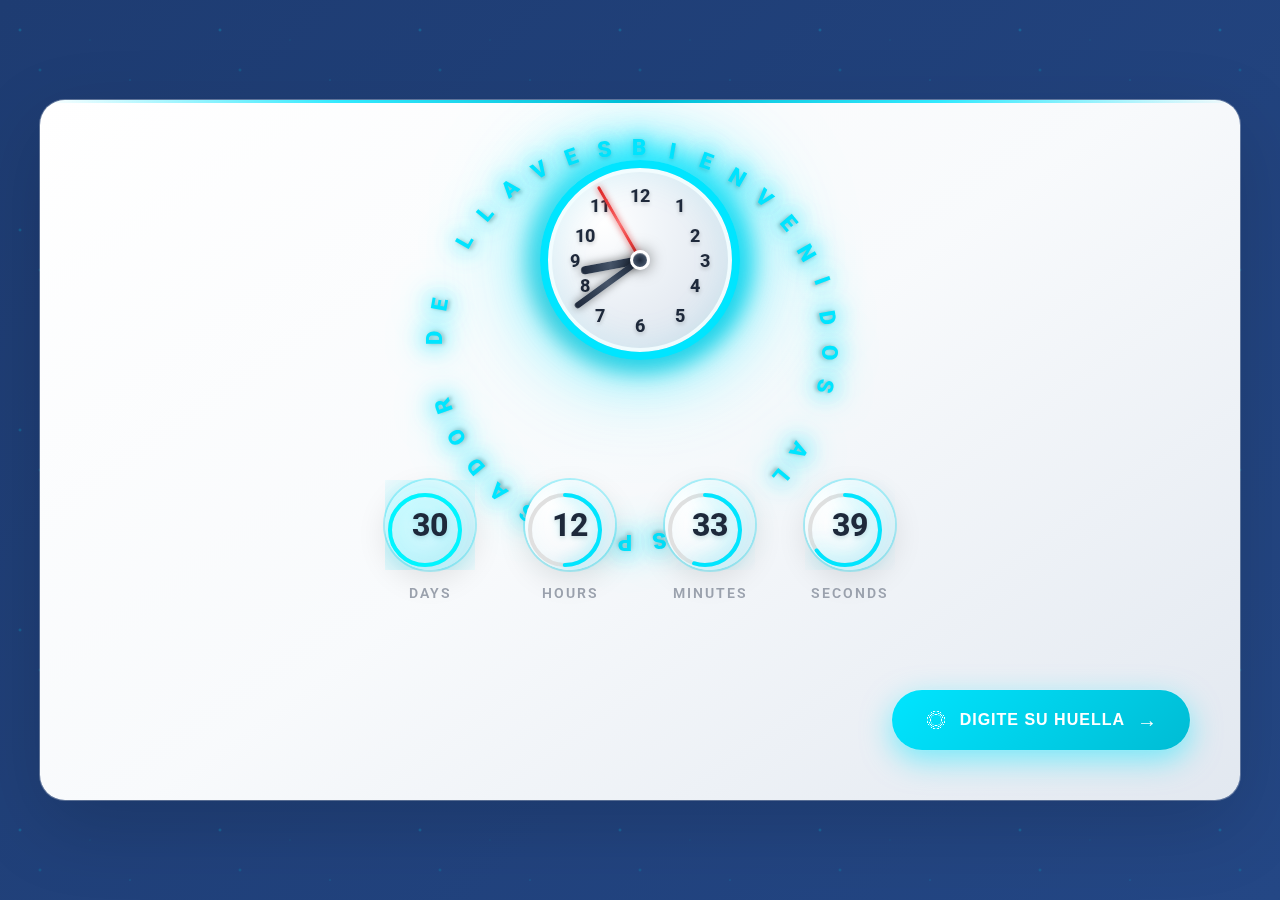
<file: aplicacion_llaves/templates/aplicacion_llaves/llaves/pantalla_tft/logueo/index.html>
<!DOCTYPE html>
<html lang="es">
<head>
    <meta charset="UTF-8">
    <meta name="viewport" content="width=device-width, initial-scale=1.0">
    <title>Dispensador de Llaves - Sistema Avanzado</title>
    <link rel="stylesheet" href="styles.css">
    <link href="https://fonts.googleapis.com/css2?family=Roboto:wght@300;400;500;700;800&display=swap" rel="stylesheet">
</head>
<body>
    <div class="background-animation">
        <div class="floating-particles"></div>
    </div>
    
    <div class="container">
        <div class="content-box">
            <!-- Título rotando en círculos alrededor del reloj -->
            <div class="rotating-title">
                <div class="title-circle">
                    <span class="title-letter" style="--i:0">B</span>
                    <span class="title-letter" style="--i:1">I</span>
                    <span class="title-letter" style="--i:2">E</span>
                    <span class="title-letter" style="--i:3">N</span>
                    <span class="title-letter" style="--i:4">V</span>
                    <span class="title-letter" style="--i:5">E</span>
                    <span class="title-letter" style="--i:6">N</span>
                    <span class="title-letter" style="--i:7">I</span>
                    <span class="title-letter" style="--i:8">D</span>
                    <span class="title-letter" style="--i:9">O</span>
                    <span class="title-letter" style="--i:10">S</span>
                    <span class="title-letter" style="--i:11"> </span>
                    <span class="title-letter" style="--i:12">A</span>
                    <span class="title-letter" style="--i:13">L</span>
                    <span class="title-letter" style="--i:14"> </span>
                    <span class="title-letter" style="--i:15">D</span>
                    <span class="title-letter" style="--i:16">I</span>
                    <span class="title-letter" style="--i:17">S</span>
                    <span class="title-letter" style="--i:18">P</span>
                    <span class="title-letter" style="--i:19">E</span>
                    <span class="title-letter" style="--i:20">N</span>
                    <span class="title-letter" style="--i:21">S</span>
                    <span class="title-letter" style="--i:22">A</span>
                    <span class="title-letter" style="--i:23">D</span>
                    <span class="title-letter" style="--i:24">O</span>
                    <span class="title-letter" style="--i:25">R</span>
                    <span class="title-letter" style="--i:26"> </span>
                    <span class="title-letter" style="--i:27">D</span>
                    <span class="title-letter" style="--i:28">E</span>
                    <span class="title-letter" style="--i:29"> </span>
                    <span class="title-letter" style="--i:30">L</span>
                    <span class="title-letter" style="--i:31">L</span>
                    <span class="title-letter" style="--i:32">A</span>
                    <span class="title-letter" style="--i:33">V</span>
                    <span class="title-letter" style="--i:34">E</span>
                    <span class="title-letter" style="--i:35">S</span>
                </div>
            </div>

            <!-- Reloj analógico mejorado -->
            <div class="clock-container">
                <div class="clock">
                    <div class="clock-glow"></div>
                    <div class="clock-face">
                        <div class="hour-markers">
                            <div class="marker" data-hour="12">12</div>
                            <div class="marker" data-hour="1">1</div>
                            <div class="marker" data-hour="2">2</div>
                            <div class="marker" data-hour="3">3</div>
                            <div class="marker" data-hour="4">4</div>
                            <div class="marker" data-hour="5">5</div>
                            <div class="marker" data-hour="6">6</div>
                            <div class="marker" data-hour="7">7</div>
                            <div class="marker" data-hour="8">8</div>
                            <div class="marker" data-hour="9">9</div>
                            <div class="marker" data-hour="10">10</div>
                            <div class="marker" data-hour="11">11</div>
                        </div>
                        <div class="clock-hands">
                            <div class="hour-hand" id="hourHand"></div>
                            <div class="minute-hand" id="minuteHand"></div>
                            <div class="second-hand" id="secondHand"></div>
                            <div class="center-dot"></div>
                        </div>
                    </div>
                </div>
            </div>

            <!-- Contador regresivo mejorado -->
            <div class="countdown-container">
                <div class="countdown-item">
                    <div class="countdown-circle">
                        <div class="progress-ring">
                            <svg class="progress-svg">
                                <circle class="progress-circle-bg" cx="40" cy="40" r="35"></circle>
                                <circle class="progress-circle" cx="40" cy="40" r="35" id="daysProgress"></circle>
                            </svg>
                        </div>
                        <span class="countdown-number" id="days">30</span>
                    </div>
                    <span class="countdown-label">DAYS</span>
                </div>
                <div class="countdown-item">
                    <div class="countdown-circle">
                        <div class="progress-ring">
                            <svg class="progress-svg">
                                <circle class="progress-circle-bg" cx="40" cy="40" r="35"></circle>
                                <circle class="progress-circle" cx="40" cy="40" r="35" id="hoursProgress"></circle>
                            </svg>
                        </div>
                        <span class="countdown-number" id="hours">12</span>
                    </div>
                    <span class="countdown-label">HOURS</span>
                </div>
                <div class="countdown-item">
                    <div class="countdown-circle">
                        <div class="progress-ring">
                            <svg class="progress-svg">
                                <circle class="progress-circle-bg" cx="40" cy="40" r="35"></circle>
                                <circle class="progress-circle" cx="40" cy="40" r="35" id="minutesProgress"></circle>
                            </svg>
                        </div>
                        <span class="countdown-number" id="minutes">33</span>
                    </div>
                    <span class="countdown-label">MINUTES</span>
                </div>
                <div class="countdown-item">
                    <div class="countdown-circle">
                        <div class="progress-ring">
                            <svg class="progress-svg">
                                <circle class="progress-circle-bg" cx="40" cy="40" r="35"></circle>
                                <circle class="progress-circle" cx="40" cy="40" r="35" id="secondsProgress"></circle>
                            </svg>
                        </div>
                        <span class="countdown-number" id="seconds">39</span>
                    </div>
                    <span class="countdown-label">SECONDS</span>
                </div>
            </div>

            <!-- Botón de huella dactilar -->
            <div class="fingerprint-button-container">
                <button class="fingerprint-button" id="fingerprintBtn">
                    <div class="button-content">
                        <div class="fingerprint-icon">
                            <div class="fingerprint-lines"></div>
                        </div>
                        <span class="button-text">DIGITE SU HUELLA</span>
                        <div class="arrow">→</div>
                    </div>
                    <div class="button-ripple"></div>
                    <div class="scanning-effect"></div>
                </button>
            </div>

            <!-- Modal de escaneo -->
            <div class="modal-overlay" id="scanModal">
                <div class="modal-content">
                    <div class="scanner-container">
                        <div class="fingerprint-scanner">
                            <div class="scanner-light"></div>
                            <div class="scanner-grid"></div>
                        </div>
                        <div class="scan-status">
                            <h3 id="scanStatus">Coloque su dedo en el escáner</h3>
                            <div class="scan-progress">
                                <div class="scan-bar" id="scanBar"></div>
                            </div>
                        </div>
                        <button class="close-modal" id="closeModal">×</button>
                    </div>
                </div>
            </div>
        </div>
    </div>

    <script src="script.js"></script>
</body>
</html>
</file>
<file: aplicacion_llaves/templates/aplicacion_llaves/llaves/pantalla_tft/logueo/styles.css>
* {
  margin: 0;
  padding: 0;
  box-sizing: border-box;
}

body {
  font-family: "Roboto", sans-serif;
  background: linear-gradient(135deg, #1e3c72, #2a5298, #1e3c72);
  background-size: 400% 400%;
  animation: gradientShift 8s ease infinite;
  min-height: 100vh;
  display: flex;
  justify-content: center;
  align-items: center;
  padding: 20px;
  overflow: hidden;
}

@keyframes gradientShift {
  0% {
    background-position: 0% 50%;
  }
  50% {
    background-position: 100% 50%;
  }
  100% {
    background-position: 0% 50%;
  }
}

.background-animation {
  position: fixed;
  top: 0;
  left: 0;
  width: 100%;
  height: 100%;
  pointer-events: none;
  z-index: 0;
}

.floating-particles {
  position: absolute;
  width: 100%;
  height: 100%;
  background: radial-gradient(2px 2px at 20px 30px, rgba(0, 229, 255, 0.3), transparent),
    radial-gradient(2px 2px at 40px 70px, rgba(0, 188, 212, 0.3), transparent),
    radial-gradient(1px 1px at 90px 40px, rgba(0, 151, 167, 0.3), transparent),
    radial-gradient(1px 1px at 130px 80px, rgba(0, 229, 255, 0.3), transparent);
  background-size: 200px 200px;
  animation: particleFloat 20s linear infinite;
}

@keyframes particleFloat {
  0% {
    transform: translateY(0px) rotate(0deg);
  }
  100% {
    transform: translateY(-100vh) rotate(360deg);
  }
}

.container {
  width: 100%;
  max-width: 1200px;
  height: 700px;
  background: linear-gradient(145deg, #ffffff 0%, #f8fafc 50%, #e2e8f0 100%);
  backdrop-filter: blur(25px);
  border-radius: 25px;
  box-shadow: 0 25px 80px rgba(0, 0, 0, 0.15), 0 0 0 1px rgba(255, 255, 255, 0.3), inset 0 1px 0
    rgba(255, 255, 255, 0.6);
  position: relative;
  z-index: 1;
  overflow: hidden;
}

.container::before {
  content: "";
  position: absolute;
  top: 0;
  left: 0;
  right: 0;
  height: 3px;
  background: linear-gradient(
    90deg,
    transparent,
    rgba(0, 229, 255, 0.8),
    rgba(0, 188, 212, 1),
    rgba(0, 229, 255, 0.8),
    transparent
  );
  animation: shimmerImproved 4s ease-in-out infinite;
}

@keyframes shimmerImproved {
  0% {
    transform: translateX(-100%);
    opacity: 0;
  }
  50% {
    opacity: 1;
  }
  100% {
    transform: translateX(100%);
    opacity: 0;
  }
}

.content-box {
  width: 100%;
  height: 100%;
  position: relative;
  display: flex;
  flex-direction: column;
  align-items: center;
  justify-content: flex-start;
  padding: 40px 50px 50px 50px;
}

/* Mejorar el título circular */
.rotating-title {
  position: absolute;
  top: 35%;
  left: 50%;
  transform: translate(-50%, -50%);
  width: 420px;
  height: 420px;
  z-index: 5;
}

.title-circle {
  position: relative;
  width: 100%;
  height: 100%;
  animation: rotateTitle 25s linear infinite;
}

.title-letter {
  position: absolute;
  top: 0;
  left: 50%;
  transform-origin: 0 210px;
  transform: translateX(-50%) rotate(calc(var(--i) * 10deg));
  font-size: 22px;
  font-weight: 900;
  color: #00e5ff;
  text-shadow: 0 0 20px rgba(0, 229, 255, 1), 0 0 30px rgba(0, 229, 255, 0.8), 0 0 40px rgba(0, 229, 255, 0.6), 0 2px
    4px rgba(0, 0, 0, 0.3);
  animation: letterGlow 4s ease-in-out infinite;
  animation-delay: calc(var(--i) * 0.1s);
  letter-spacing: 2px;
  font-family: "Roboto", sans-serif;
}

@keyframes letterGlow {
  0%,
  100% {
    color: #00e5ff;
    text-shadow: 0 0 20px rgba(0, 229, 255, 1), 0 0 30px rgba(0, 229, 255, 0.8), 0 2px 4px rgba(0, 0, 0, 0.3);
    transform: translateX(-50%) rotate(calc(var(--i) * 10deg)) scale(1);
  }
  50% {
    color: #00bcd4;
    text-shadow: 0 0 30px rgba(0, 188, 212, 1), 0 0 40px rgba(0, 188, 212, 0.9), 0 0 50px rgba(0, 188, 212, 0.7), 0 2px
      6px rgba(0, 0, 0, 0.4);
    transform: translateX(-50%) rotate(calc(var(--i) * 10deg)) scale(1.15);
  }
}

/* Reloj analógico mejorado */
.clock-container {
  margin-top: 20px;
  margin-bottom: 0;
  position: relative;
  z-index: 10;
}

.clock {
  width: 200px;
  height: 200px;
  border: 8px solid #00e5ff;
  border-radius: 50%;
  background: radial-gradient(circle at 30% 30%, #ffffff 0%, #f1f5f9 30%, #e2e8f0 70%, #cbd5e1 100%);
  position: relative;
  box-shadow: 0 0 60px rgba(0, 229, 255, 0.8), 0 0 120px rgba(0, 229, 255, 0.4), inset 0 0 40px rgba(0, 229, 255, 0.1),
    inset 0 0 0 4px rgba(255, 255, 255, 0.9);
  animation: clockGlowImproved 6s ease-in-out infinite;
}

@keyframes clockGlowImproved {
  0%,
  100% {
    box-shadow: 0 0 50px rgba(0, 229, 255, 0.6), 0 0 100px rgba(0, 229, 255, 0.3), inset 0 0 30px rgba(0, 229, 255, 0.1);
  }
  50% {
    box-shadow: 0 0 80px rgba(0, 229, 255, 1), 0 0 160px rgba(0, 229, 255, 0.6), inset 0 0 50px rgba(0, 229, 255, 0.2);
  }
}

.clock-glow {
  position: absolute;
  top: -20px;
  left: -20px;
  right: -20px;
  bottom: -20px;
  border-radius: 50%;
  background: conic-gradient(
    from 0deg,
    rgba(0, 229, 255, 0.6),
    rgba(0, 188, 212, 0.8),
    rgba(0, 151, 167, 0.6),
    rgba(0, 229, 255, 0.6)
  );
  animation: rotate 12s linear infinite;
  z-index: -1;
  filter: blur(10px);
}

@keyframes rotate {
  from {
    transform: rotate(0deg);
  }
  to {
    transform: rotate(360deg);
  }
}

.clock-face {
  width: 100%;
  height: 100%;
  position: relative;
}

/* Números del reloj mejorados */
.marker {
  position: absolute;
  font-size: 18px;
  font-weight: 800;
  color: #1e293b;
  width: 24px;
  height: 24px;
  display: flex;
  align-items: center;
  justify-content: center;
  text-shadow: 0 2px 4px rgba(0, 0, 0, 0.2);
}

/* Posicionamiento exacto de números */
.marker[data-hour="12"] {
  top: 15px;
  left: 50%;
  transform: translateX(-50%);
}
.marker[data-hour="1"] {
  top: 25px;
  right: 40px;
}
.marker[data-hour="2"] {
  top: 55px;
  right: 25px;
}
.marker[data-hour="3"] {
  top: 50%;
  right: 15px;
  transform: translateY(-50%);
}
.marker[data-hour="4"] {
  bottom: 55px;
  right: 25px;
}
.marker[data-hour="5"] {
  bottom: 25px;
  right: 40px;
}
.marker[data-hour="6"] {
  bottom: 15px;
  left: 50%;
  transform: translateX(-50%);
}
.marker[data-hour="7"] {
  bottom: 25px;
  left: 40px;
}
.marker[data-hour="8"] {
  bottom: 55px;
  left: 25px;
}
.marker[data-hour="9"] {
  top: 50%;
  left: 15px;
  transform: translateY(-50%);
}
.marker[data-hour="10"] {
  top: 55px;
  left: 25px;
}
.marker[data-hour="11"] {
  top: 25px;
  left: 40px;
}

.clock-hands {
  position: absolute;
  top: 50%;
  left: 50%;
  transform: translate(-50%, -50%);
}

/* Manecillas mejoradas */
.hour-hand {
  width: 8px;
  height: 60px;
  background: linear-gradient(to top, #1e293b 0%, #334155 30%, #475569 50%, #334155 70%, #1e293b 100%);
  top: -60px;
  left: -4px;
  border-radius: 4px;
  box-shadow: 0 0 10px rgba(0, 0, 0, 0.5), inset 0 1px 0 rgba(255, 255, 255, 0.2);
  position: absolute;
  transform-origin: bottom center;
}

.minute-hand {
  width: 6px;
  height: 80px;
  background: linear-gradient(to top, #1e293b 0%, #334155 30%, #475569 50%, #334155 70%, #1e293b 100%);
  top: -80px;
  left: -3px;
  border-radius: 3px;
  box-shadow: 0 0 8px rgba(0, 0, 0, 0.5), inset 0 1px 0 rgba(255, 255, 255, 0.2);
  position: absolute;
  transform-origin: bottom center;
}

.second-hand {
  width: 3px;
  height: 85px;
  background: linear-gradient(to top, #dc2626 0%, #ef4444 30%, #f87171 50%, #ef4444 70%, #dc2626 100%);
  top: -85px;
  left: -1.5px;
  border-radius: 1.5px;
  box-shadow: 0 0 6px rgba(220, 38, 38, 0.8), inset 0 1px 0 rgba(255, 255, 255, 0.3);
  position: absolute;
  transform-origin: bottom center;
}

.center-dot {
  width: 20px;
  height: 20px;
  background: radial-gradient(circle, #1e293b 0%, #334155 40%, #475569 70%, #334155 100%);
  border: 3px solid #ffffff;
  border-radius: 50%;
  position: absolute;
  top: -10px;
  left: -10px;
  box-shadow: 0 0 15px rgba(0, 0, 0, 0.5), inset 0 1px 0 rgba(255, 255, 255, 0.3);
  z-index: 10;
}

/* Bajar el contador para alinearlo con el botón */
.countdown-container {
  display: flex;
  gap: 50px;
  margin-bottom: 0;
  margin-top: 120px;
  z-index: 10;
  position: relative;
  align-items: center;
  justify-content: center;
}

.countdown-item {
  display: flex;
  flex-direction: column;
  align-items: center;
  gap: 15px;
  animation: countdownPulse 2s ease-in-out infinite;
  animation-delay: calc(var(--delay, 0) * 0.3s);
}

.countdown-item:nth-child(1) {
  --delay: 0;
}
.countdown-item:nth-child(2) {
  --delay: 1;
}
.countdown-item:nth-child(3) {
  --delay: 2;
}
.countdown-item:nth-child(4) {
  --delay: 3;
}

@keyframes countdownPulse {
  0%,
  100% {
    transform: scale(1);
  }
  50% {
    transform: scale(1.05);
  }
}

.countdown-circle {
  width: 90px;
  height: 90px;
  position: relative;
  display: flex;
  align-items: center;
  justify-content: center;
  background: radial-gradient(circle at 25% 25%, #ffffff 0%, #f8fafc 50%, #e2e8f0 100%);
  border-radius: 50%;
  box-shadow: 0 10px 30px rgba(0, 0, 0, 0.1), 0 0 0 2px rgba(0, 229, 255, 0.3), inset 0 0 25px rgba(0, 229, 255, 0.05);
}

.progress-ring {
  position: absolute;
  top: 0;
  left: 0;
  width: 100%;
  height: 100%;
}

.progress-svg {
  width: 100%;
  height: 100%;
  transform: rotate(-90deg);
}

.progress-circle-bg {
  fill: none;
  stroke: #e0e0e0;
  stroke-width: 4;
}

/* Mejorar las barras de progreso para que se llenen de derecha a izquierda */
.progress-circle {
  fill: none;
  stroke: #00e5ff;
  stroke-width: 4;
  stroke-linecap: round;
  stroke-dasharray: 220;
  stroke-dashoffset: 220;
  transition: stroke-dashoffset 1s ease;
  filter: drop-shadow(0 0 8px rgba(0, 229, 255, 0.6));
  transform-origin: center;
}

.countdown-number {
  font-size: 32px;
  font-weight: 800;
  color: #1e293b;
  text-shadow: 0 2px 4px rgba(0, 0, 0, 0.1), 0 0 10px rgba(0, 229, 255, 0.2);
  z-index: 1;
}

.countdown-label {
  font-size: 14px;
  color: #9ca3af;
  font-weight: 600;
  text-transform: uppercase;
  letter-spacing: 2px;
}

/* Cambiar el botón para que esté alineado con el contador */
.fingerprint-button-container {
  position: absolute;
  bottom: 50px;
  right: 50px;
  z-index: 15;
  display: flex;
  align-items: center;
}

.fingerprint-button {
  background: linear-gradient(135deg, #00e5ff, #00bcd4);
  color: white;
  border: none;
  padding: 18px 32px;
  border-radius: 50px;
  font-size: 16px;
  font-weight: 700;
  cursor: pointer;
  position: relative;
  overflow: hidden;
  box-shadow: 0 10px 30px rgba(0, 229, 255, 0.5), 0 0 0 1px rgba(255, 255, 255, 0.2);
  transition: all 0.3s cubic-bezier(0.4, 0.0, 0.2, 1);
  text-transform: uppercase;
  letter-spacing: 1px;
}

.button-content {
  display: flex;
  align-items: center;
  gap: 12px;
  position: relative;
  z-index: 2;
}

.fingerprint-icon {
  width: 24px;
  height: 24px;
  position: relative;
}

.fingerprint-lines {
  width: 100%;
  height: 100%;
  background: radial-gradient(ellipse at center, transparent 30%, white 31%, white 33%, transparent 34%),
    radial-gradient(ellipse at center, transparent 40%, white 41%, white 43%, transparent 44%),
    radial-gradient(ellipse at center, transparent 50%, white 51%, white 53%, transparent 54%);
  border-radius: 50% 50% 50% 50% / 60% 60% 40% 40%;
  animation: fingerprintScan 2s ease-in-out infinite;
}

@keyframes fingerprintScan {
  0%,
  100% {
    opacity: 1;
    transform: scale(1);
  }
  50% {
    opacity: 0.7;
    transform: scale(1.1);
  }
}

.arrow {
  font-size: 20px;
  transition: transform 0.3s ease;
}

.button-ripple {
  position: absolute;
  top: 50%;
  left: 50%;
  width: 0;
  height: 0;
  border-radius: 50%;
  background: rgba(255, 255, 255, 0.3);
  transform: translate(-50%, -50%);
  transition: width 0.6s, height 0.6s;
}

.scanning-effect {
  position: absolute;
  top: 0;
  left: -100%;
  width: 100%;
  height: 100%;
  background: linear-gradient(90deg, transparent, rgba(255, 255, 255, 0.4), transparent);
  transition: left 0.5s ease;
}

.fingerprint-button:hover {
  transform: translateY(-4px) scale(1.05);
  box-shadow: 0 15px 40px rgba(0, 229, 255, 0.7), 0 0 0 1px rgba(255, 255, 255, 0.3);
}

.fingerprint-button:hover .arrow {
  transform: translateX(5px);
}

.fingerprint-button:hover .scanning-effect {
  left: 100%;
}

.fingerprint-button:active .button-ripple {
  width: 300px;
  height: 300px;
}

/* Modal de escaneo */
.modal-overlay {
  position: fixed;
  top: 0;
  left: 0;
  width: 100%;
  height: 100%;
  background: rgba(0, 0, 0, 0.8);
  backdrop-filter: blur(10px);
  display: flex;
  justify-content: center;
  align-items: center;
  z-index: 1000;
  opacity: 0;
  visibility: hidden;
  transition: all 0.3s ease;
}

.modal-overlay.active {
  opacity: 1;
  visibility: visible;
}

.modal-content {
  background: white;
  border-radius: 20px;
  padding: 40px;
  max-width: 400px;
  width: 90%;
  text-align: center;
  position: relative;
  transform: scale(0.8);
  transition: transform 0.3s ease;
}

.modal-overlay.active .modal-content {
  transform: scale(1);
}

.scanner-container {
  position: relative;
}

.fingerprint-scanner {
  width: 150px;
  height: 150px;
  margin: 0 auto 30px;
  border: 3px solid #00e5ff;
  border-radius: 50%;
  position: relative;
  background: radial-gradient(circle, #f0f8ff 0%, #e6f3ff 100%);
  overflow: hidden;
}

.scanner-light {
  position: absolute;
  top: 0;
  left: 0;
  width: 100%;
  height: 4px;
  background: linear-gradient(90deg, transparent, #00e5ff, transparent);
  animation: scannerMove 2s ease-in-out infinite;
}

@keyframes scannerMove {
  0% {
    transform: translateY(0);
  }
  50% {
    transform: translateY(140px);
  }
  100% {
    transform: translateY(0);
  }
}

.scanner-grid {
  position: absolute;
  top: 0;
  left: 0;
  width: 100%;
  height: 100%;
  background: linear-gradient(
      0deg,
      transparent 24%,
      rgba(0, 229, 255, 0.1) 25%,
      rgba(0, 229, 255, 0.1) 26%,
      transparent 27%,
      transparent 74%,
      rgba(0, 229, 255, 0.1) 75%,
      rgba(0, 229, 255, 0.1) 76%,
      transparent 77%,
      transparent
    ),
    linear-gradient(
      90deg,
      transparent 24%,
      rgba(0, 229, 255, 0.1) 25%,
      rgba(0, 229, 255, 0.1) 26%,
      transparent 27%,
      transparent 74%,
      rgba(0, 229, 255, 0.1) 75%,
      rgba(0, 229, 255, 0.1) 76%,
      transparent 77%,
      transparent
    );
  background-size: 20px 20px;
}

.scan-status h3 {
  color: #2c3e50;
  margin-bottom: 20px;
  font-weight: 500;
}

.scan-progress {
  width: 100%;
  height: 6px;
  background: #e0e0e0;
  border-radius: 3px;
  overflow: hidden;
  margin-bottom: 20px;
}

.scan-bar {
  height: 100%;
  background: linear-gradient(90deg, #00e5ff, #00bcd4);
  border-radius: 3px;
  width: 0%;
  transition: width 0.3s ease;
}

.close-modal {
  position: absolute;
  top: 15px;
  right: 15px;
  background: none;
  border: none;
  font-size: 24px;
  color: #7f8c8d;
  cursor: pointer;
  width: 30px;
  height: 30px;
  display: flex;
  align-items: center;
  justify-content: center;
  border-radius: 50%;
  transition: all 0.3s ease;
}

.close-modal:hover {
  background: #f8f9fa;
  color: #2c3e50;
}

/* Responsive Design */
@media (max-width: 768px) {
  .container {
    height: auto;
    min-height: 650px;
    margin: 10px;
    max-width: 95%;
  }

  .content-box {
    padding: 30px 20px;
  }

  .rotating-title {
    width: 300px;
    height: 300px;
  }

  .title-letter {
    font-size: 16px;
    transform-origin: 0 150px;
  }

  .clock {
    width: 160px;
    height: 160px;
    border-width: 6px;
  }

  .countdown-container {
    gap: 30px;
    flex-wrap: wrap;
    justify-content: center;
    margin-top: 60px;
  }

  .countdown-circle {
    width: 70px;
    height: 70px;
  }

  .countdown-number {
    font-size: 24px;
  }

  .fingerprint-button-container {
    position: static;
    margin-top: 30px;
    align-self: center;
  }
}

@media (max-width: 480px) {
  .container {
    border-radius: 15px;
    min-height: 550px;
  }

  .content-box {
    padding: 20px 15px;
  }

  .rotating-title {
    width: 260px;
    height: 260px;
  }

  .title-letter {
    font-size: 14px;
    transform-origin: 0 130px;
  }

  .clock {
    width: 140px;
    height: 140px;
  }

  .countdown-container {
    gap: 20px;
    margin-top: 50px;
  }

  .countdown-circle {
    width: 60px;
    height: 60px;
  }

  .countdown-number {
    font-size: 20px;
  }
}
</file>
